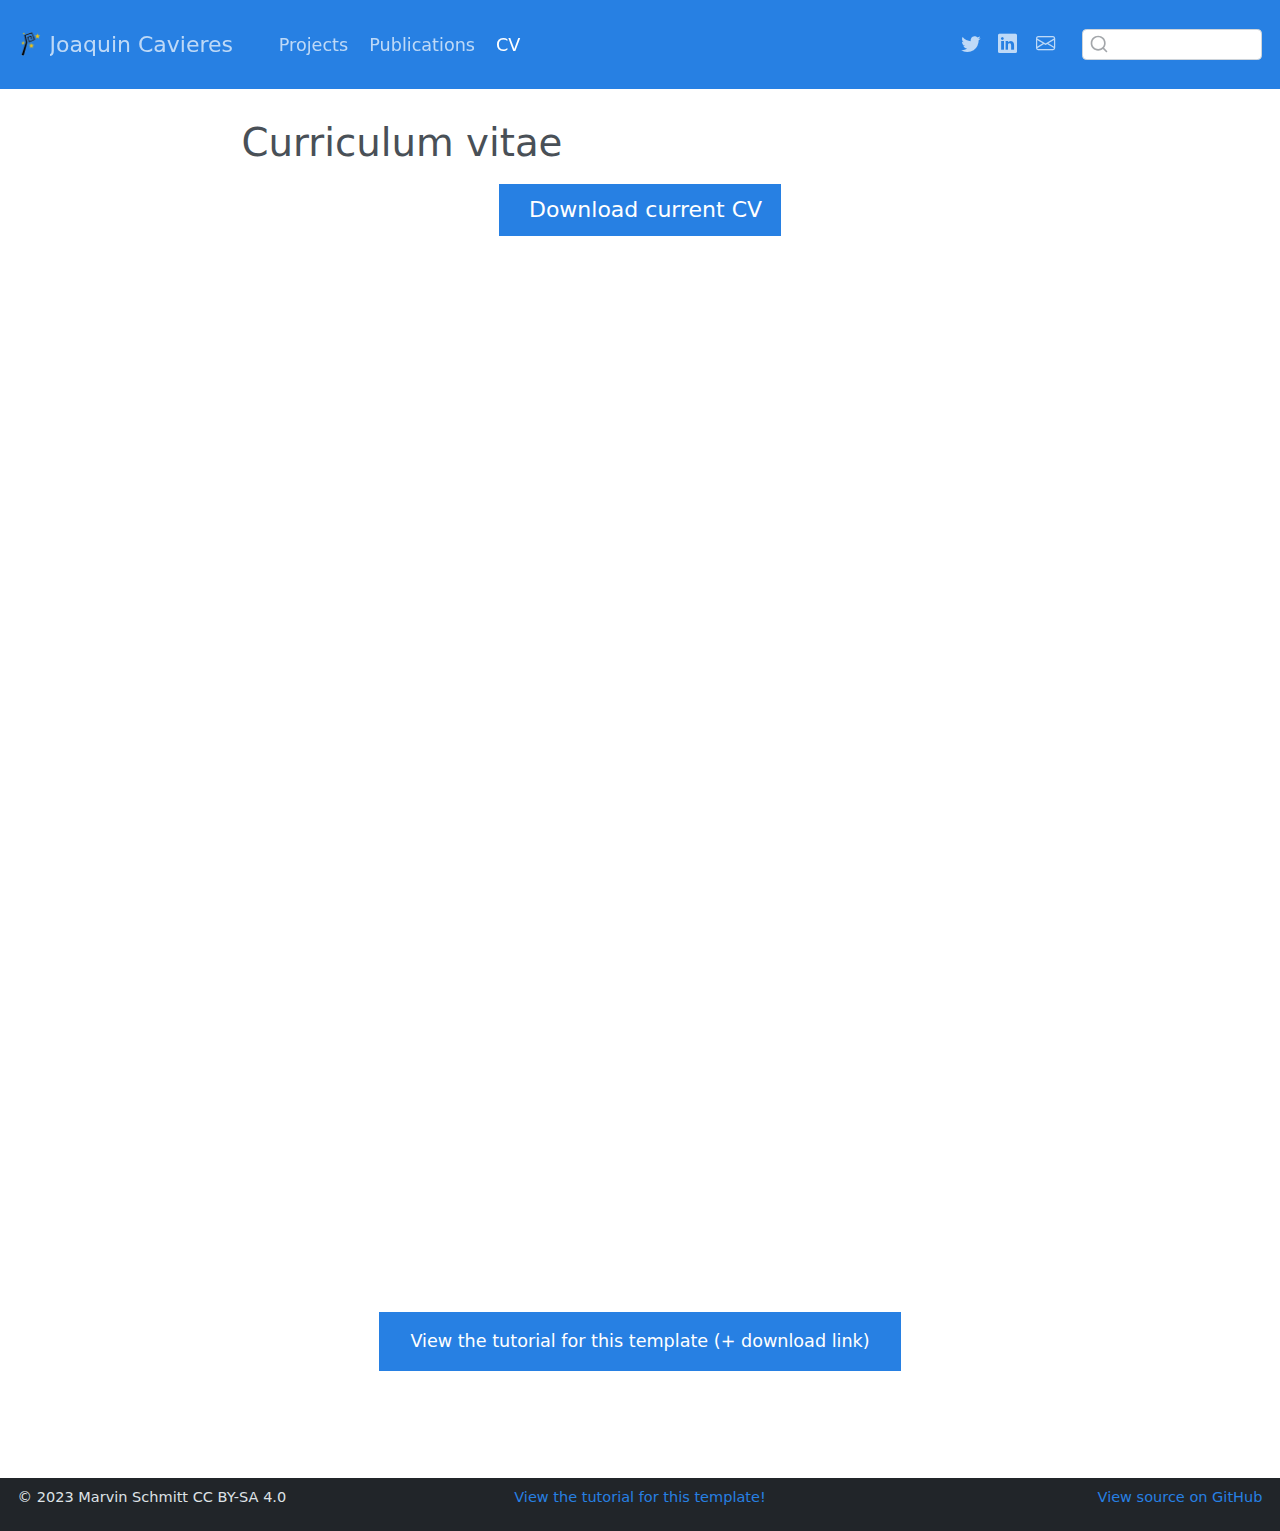
<file: quarto-website-template-main/docs/cv/index.html>
<!DOCTYPE html>
<html xmlns="http://www.w3.org/1999/xhtml" lang="en" xml:lang="en"><head>
<meta http-equiv="Content-Type" content="text/html; charset=UTF-8">
<meta charset="utf-8">
<meta name="generator" content="quarto-1.1.189">
<meta name="viewport" content="width=device-width, initial-scale=1.0, user-scalable=yes">
<title>Joaquin Cavieres - Curriculum vitae</title>
<style>
code{white-space: pre-wrap;}
span.smallcaps{font-variant: small-caps;}
div.columns{display: flex; gap: min(4vw, 1.5em);}
div.column{flex: auto; overflow-x: auto;}
div.hanging-indent{margin-left: 1.5em; text-indent: -1.5em;}
ul.task-list{list-style: none;}
ul.task-list li input[type="checkbox"] {
  width: 0.8em;
  margin: 0 0.8em 0.2em -1.6em;
  vertical-align: middle;
}
</style>

<script src="../site_libs/quarto-nav/quarto-nav.js"></script>
<script src="../site_libs/clipboard/clipboard.min.js"></script>
<script src="../site_libs/quarto-search/autocomplete.umd.js"></script>
<script src="../site_libs/quarto-search/fuse.min.js"></script>
<script src="../site_libs/quarto-search/quarto-search.js"></script>
<meta name="quarto:offset" content="../">
<link href="../img/favicon.png" rel="icon" type="image/png">
<script src="../site_libs/quarto-html/quarto.js"></script>
<script src="../site_libs/quarto-html/popper.min.js"></script>
<script src="../site_libs/quarto-html/tippy.umd.min.js"></script>
<script src="../site_libs/quarto-html/anchor.min.js"></script>
<link href="../site_libs/quarto-html/tippy.css" rel="stylesheet">
<link href="../site_libs/quarto-html/quarto-syntax-highlighting.css" rel="stylesheet" id="quarto-text-highlighting-styles">
<script src="../site_libs/bootstrap/bootstrap.min.js"></script>
<link href="../site_libs/bootstrap/bootstrap-icons.css" rel="stylesheet">
<link href="../site_libs/bootstrap/bootstrap.min.css" rel="stylesheet" id="quarto-bootstrap" data-mode="light"><script id="quarto-search-options" type="application/json">{
  "location": "navbar",
  "copy-button": false,
  "collapse-after": 3,
  "panel-placement": "end",
  "type": "textbox",
  "limit": 20,
  "language": {
    "search-no-results-text": "No results",
    "search-matching-documents-text": "matching documents",
    "search-copy-link-title": "Copy link to search",
    "search-hide-matches-text": "Hide additional matches",
    "search-more-match-text": "more match in this document",
    "search-more-matches-text": "more matches in this document",
    "search-clear-button-title": "Clear",
    "search-detached-cancel-button-title": "Cancel",
    "search-submit-button-title": "Submit"
  }
}</script>
</head>
<body class="nav-fixed fullcontent">

<div id="quarto-search-results"></div>
  <header id="quarto-header" class="headroom fixed-top"><nav class="navbar navbar-expand-lg navbar-dark "><div class="navbar-container container-fluid">
      <div class="navbar-brand-container">
    <a href="../index.html" class="navbar-brand navbar-brand-logo">
    <img src="../img/logo.png" alt="" class="navbar-logo"></a>
    <a class="navbar-brand" href="../index.html">
    <span class="navbar-title">Joaquin Cavieres</span>
    </a>
  </div>
          <button class="navbar-toggler" type="button" data-bs-toggle="collapse" data-bs-target="#navbarCollapse" aria-controls="navbarCollapse" aria-expanded="false" aria-label="Toggle navigation" onclick="if (window.quartoToggleHeadroom) { window.quartoToggleHeadroom(); }">
  <span class="navbar-toggler-icon"></span>
</button>
          <div class="collapse navbar-collapse" id="navbarCollapse">
            <ul class="navbar-nav navbar-nav-scroll me-auto">
<li class="nav-item">
    <a class="nav-link" href="../projects/index.html">Projects</a>
  </li>  
  <li class="nav-item">
    <a class="nav-link" href="../publications/index.html">Publications</a>
  </li>  
  <li class="nav-item">
    <a class="nav-link active" href="../cv/index.html" aria-current="page">CV</a>
  </li>  
</ul>
<ul class="navbar-nav navbar-nav-scroll ms-auto">
<li class="nav-item compact">
    <a class="nav-link" href="https://twitter.com/jcavieresg"><i class="bi bi-twitter" role="img">
</i> 
 </a>
  </li>  
  <li class="nav-item compact">
    <a class="nav-link" href="https://www.linkedin.com/in/joaquincavieres/"><i class="bi bi-linkedin" role="img">
</i> 
 </a>
  </li>  
  <li class="nav-item compact">
    <a class="nav-link" href="mailto:j.cavieres.g@gmail.com;%20joaquin.cavieres@uni-bayreuth.de"><i class="bi bi-envelope" role="img" aria-label="email">
</i> 
 </a>
  </li>  
</ul>
<div id="quarto-search" class="" title="Search"></div>
          </div> <!-- /navcollapse -->
      </div> <!-- /container-fluid -->
    </nav></header><!-- content --><div id="quarto-content" class="quarto-container page-columns page-rows-contents page-layout-article page-navbar">
<!-- sidebar -->
<!-- margin-sidebar -->
    
<!-- main -->
<main class="content" id="quarto-document-content"><header id="title-block-header" class="quarto-title-block default"><div class="quarto-title">
<h1 class="title">Curriculum vitae</h1>
</div>



<div class="quarto-title-meta">

    
    
  </div>
  

</header><div class="cell">
<style type="text/css">
.embed-container {
    position: relative;
    padding-bottom: 129%;
    height: 0;
    overflow: hidden;
    max-width: 100%;
}
.embed-container iframe,
.embed-container object,
.embed-container embed {
    position: absolute;
    top: 0;
    left: 0;
    width: 100%;
    height: 100%;
}
</style>
</div>
<p class="text-center">
  <a class="btn btn-primary btn-lg cv-download" href="cv.pdf" target="_blank">
    <i class="fa-solid fa-file-arrow-down"></i> Download current CV
  </a>
</p>
<div class="embed-container">
  <iframe src="cv.pdf" style="border: 0.5px"></iframe>
</div>
<div style="margin: 30px; text-align: center;">
<a class="btn btn-primary" href="https://www.marvinschmitt.com/blog/website-tutorial-quarto/" role="button" target="_blank" style="padding: 15px 30px;">View the tutorial for this template (+ download link)</a>
</div>



</main><!-- /main --><script id="quarto-html-after-body" type="application/javascript">
window.document.addEventListener("DOMContentLoaded", function (event) {
  const toggleBodyColorMode = (bsSheetEl) => {
    const mode = bsSheetEl.getAttribute("data-mode");
    const bodyEl = window.document.querySelector("body");
    if (mode === "dark") {
      bodyEl.classList.add("quarto-dark");
      bodyEl.classList.remove("quarto-light");
    } else {
      bodyEl.classList.add("quarto-light");
      bodyEl.classList.remove("quarto-dark");
    }
  }
  const toggleBodyColorPrimary = () => {
    const bsSheetEl = window.document.querySelector("link#quarto-bootstrap");
    if (bsSheetEl) {
      toggleBodyColorMode(bsSheetEl);
    }
  }
  toggleBodyColorPrimary();  
  const icon = "";
  const anchorJS = new window.AnchorJS();
  anchorJS.options = {
    placement: 'right',
    icon: icon
  };
  anchorJS.add('.anchored');
  const clipboard = new window.ClipboardJS('.code-copy-button', {
    target: function(trigger) {
      return trigger.previousElementSibling;
    }
  });
  clipboard.on('success', function(e) {
    // button target
    const button = e.trigger;
    // don't keep focus
    button.blur();
    // flash "checked"
    button.classList.add('code-copy-button-checked');
    var currentTitle = button.getAttribute("title");
    button.setAttribute("title", "Copied!");
    setTimeout(function() {
      button.setAttribute("title", currentTitle);
      button.classList.remove('code-copy-button-checked');
    }, 1000);
    // clear code selection
    e.clearSelection();
  });
  function tippyHover(el, contentFn) {
    const config = {
      allowHTML: true,
      content: contentFn,
      maxWidth: 500,
      delay: 100,
      arrow: false,
      appendTo: function(el) {
          return el.parentElement;
      },
      interactive: true,
      interactiveBorder: 10,
      theme: 'quarto',
      placement: 'bottom-start'
    };
    window.tippy(el, config); 
  }
  const noterefs = window.document.querySelectorAll('a[role="doc-noteref"]');
  for (var i=0; i<noterefs.length; i++) {
    const ref = noterefs[i];
    tippyHover(ref, function() {
      // use id or data attribute instead here
      let href = ref.getAttribute('data-footnote-href') || ref.getAttribute('href');
      try { href = new URL(href).hash; } catch {}
      const id = href.replace(/^#\/?/, "");
      const note = window.document.getElementById(id);
      return note.innerHTML;
    });
  }
  var bibliorefs = window.document.querySelectorAll('a[role="doc-biblioref"]');
  for (var i=0; i<bibliorefs.length; i++) {
    const ref = bibliorefs[i];
    const cites = ref.parentNode.getAttribute('data-cites').split(' ');
    tippyHover(ref, function() {
      var popup = window.document.createElement('div');
      cites.forEach(function(cite) {
        var citeDiv = window.document.createElement('div');
        citeDiv.classList.add('hanging-indent');
        citeDiv.classList.add('csl-entry');
        var biblioDiv = window.document.getElementById('ref-' + cite);
        if (biblioDiv) {
          citeDiv.innerHTML = biblioDiv.innerHTML;
        }
        popup.appendChild(citeDiv);
      });
      return popup.innerHTML;
    });
  }
});
</script>
</div> <!-- /content -->
<footer class="footer"><div class="nav-footer">
    <div class="nav-footer-left"><span class="faux-block">© 2023 Marvin Schmitt CC BY-SA 4.0</span></div>   
      <div class="nav-footer-center"><span class="faux-block"><a href="https://www.marvinschmitt.com/blog/website-tutorial-quarto/">View the tutorial for this template!</a></span></div>
    <div class="nav-footer-right"><span class="faux-block"><a href="https://github.com/marvinschmitt/quarto-website-template/">View source on GitHub</a></span></div>
  </div>
</footer>


</body></html>
</file>
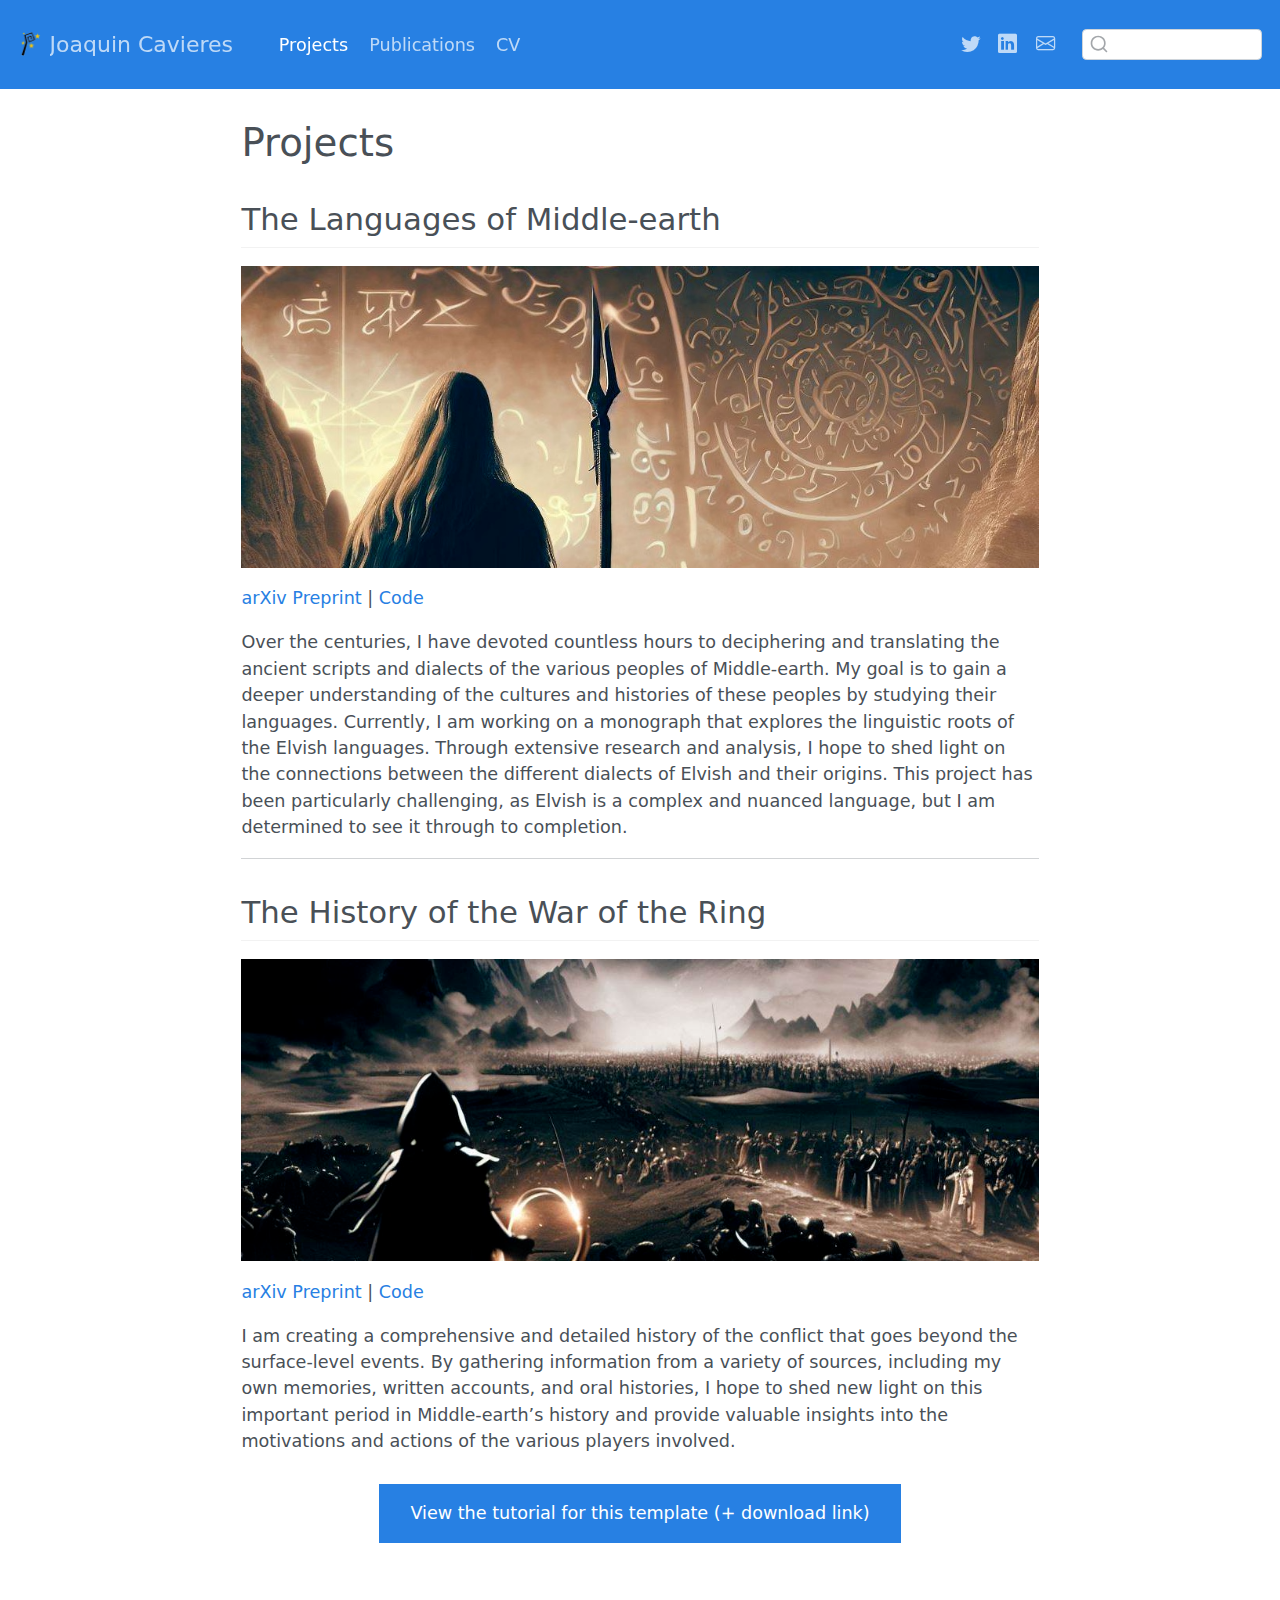
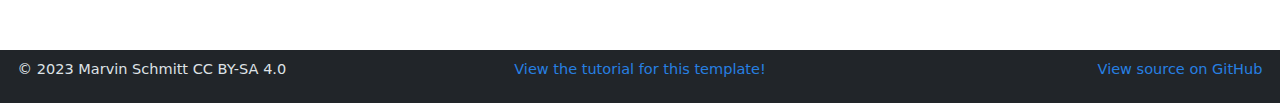
<file: quarto-website-template-main/docs/projects/index.html>
<!DOCTYPE html>
<html xmlns="http://www.w3.org/1999/xhtml" lang="en" xml:lang="en"><head>

<meta charset="utf-8">
<meta name="generator" content="quarto-1.1.189">

<meta name="viewport" content="width=device-width, initial-scale=1.0, user-scalable=yes">


<title>Joaquin Cavieres - Projects</title>
<style>
code{white-space: pre-wrap;}
span.smallcaps{font-variant: small-caps;}
div.columns{display: flex; gap: min(4vw, 1.5em);}
div.column{flex: auto; overflow-x: auto;}
div.hanging-indent{margin-left: 1.5em; text-indent: -1.5em;}
ul.task-list{list-style: none;}
ul.task-list li input[type="checkbox"] {
  width: 0.8em;
  margin: 0 0.8em 0.2em -1.6em;
  vertical-align: middle;
}
</style>


<script src="../site_libs/quarto-nav/quarto-nav.js"></script>
<script src="../site_libs/clipboard/clipboard.min.js"></script>
<script src="../site_libs/quarto-search/autocomplete.umd.js"></script>
<script src="../site_libs/quarto-search/fuse.min.js"></script>
<script src="../site_libs/quarto-search/quarto-search.js"></script>
<meta name="quarto:offset" content="../">
<link href="../img/favicon.png" rel="icon" type="image/png">
<script src="../site_libs/quarto-html/quarto.js"></script>
<script src="../site_libs/quarto-html/popper.min.js"></script>
<script src="../site_libs/quarto-html/tippy.umd.min.js"></script>
<script src="../site_libs/quarto-html/anchor.min.js"></script>
<link href="../site_libs/quarto-html/tippy.css" rel="stylesheet">
<link href="../site_libs/quarto-html/quarto-syntax-highlighting.css" rel="stylesheet" id="quarto-text-highlighting-styles">
<script src="../site_libs/bootstrap/bootstrap.min.js"></script>
<link href="../site_libs/bootstrap/bootstrap-icons.css" rel="stylesheet">
<link href="../site_libs/bootstrap/bootstrap.min.css" rel="stylesheet" id="quarto-bootstrap" data-mode="light">
<script id="quarto-search-options" type="application/json">{
  "location": "navbar",
  "copy-button": false,
  "collapse-after": 3,
  "panel-placement": "end",
  "type": "textbox",
  "limit": 20,
  "language": {
    "search-no-results-text": "No results",
    "search-matching-documents-text": "matching documents",
    "search-copy-link-title": "Copy link to search",
    "search-hide-matches-text": "Hide additional matches",
    "search-more-match-text": "more match in this document",
    "search-more-matches-text": "more matches in this document",
    "search-clear-button-title": "Clear",
    "search-detached-cancel-button-title": "Cancel",
    "search-submit-button-title": "Submit"
  }
}</script>


</head>

<body class="nav-fixed fullcontent">

<div id="quarto-search-results"></div>
  <header id="quarto-header" class="headroom fixed-top">
    <nav class="navbar navbar-expand-lg navbar-dark ">
      <div class="navbar-container container-fluid">
      <div class="navbar-brand-container">
    <a href="../index.html" class="navbar-brand navbar-brand-logo">
    <img src="../img/logo.png" alt="" class="navbar-logo">
    </a>
    <a class="navbar-brand" href="../index.html">
    <span class="navbar-title">Joaquin Cavieres</span>
    </a>
  </div>
          <button class="navbar-toggler" type="button" data-bs-toggle="collapse" data-bs-target="#navbarCollapse" aria-controls="navbarCollapse" aria-expanded="false" aria-label="Toggle navigation" onclick="if (window.quartoToggleHeadroom) { window.quartoToggleHeadroom(); }">
  <span class="navbar-toggler-icon"></span>
</button>
          <div class="collapse navbar-collapse" id="navbarCollapse">
            <ul class="navbar-nav navbar-nav-scroll me-auto">
  <li class="nav-item">
    <a class="nav-link active" href="../projects/index.html" aria-current="page">Projects</a>
  </li>  
  <li class="nav-item">
    <a class="nav-link" href="../publications/index.html">Publications</a>
  </li>  
  <li class="nav-item">
    <a class="nav-link" href="../cv/index.html">CV</a>
  </li>  
</ul>
            <ul class="navbar-nav navbar-nav-scroll ms-auto">
  <li class="nav-item compact">
    <a class="nav-link" href="https://twitter.com/jcavieresg"><i class="bi bi-twitter" role="img">
</i> 
 </a>
  </li>  
  <li class="nav-item compact">
    <a class="nav-link" href="https://www.linkedin.com/in/joaquincavieres/"><i class="bi bi-linkedin" role="img">
</i> 
 </a>
  </li>  
  <li class="nav-item compact">
    <a class="nav-link" href="mailto:j.cavieres.g@gmail.com; joaquin.cavieres@uni-bayreuth.de"><i class="bi bi-envelope" role="img" aria-label="email">
</i> 
 </a>
  </li>  
</ul>
              <div id="quarto-search" class="" title="Search"></div>
          </div> <!-- /navcollapse -->
      </div> <!-- /container-fluid -->
    </nav>
</header>
<!-- content -->
<div id="quarto-content" class="quarto-container page-columns page-rows-contents page-layout-article page-navbar">
<!-- sidebar -->
<!-- margin-sidebar -->
    
<!-- main -->
<main class="content" id="quarto-document-content">

<header id="title-block-header" class="quarto-title-block default">
<div class="quarto-title">
<h1 class="title">Projects</h1>
</div>



<div class="quarto-title-meta">

    
    
  </div>
  

</header>

<section id="the-languages-of-middle-earth" class="level2">
<h2 class="anchored" data-anchor-id="the-languages-of-middle-earth">The Languages of Middle-earth</h2>
<p><img src="project_1_banner.png" style="height: 100%; width: 100%; object-fit: contain" onclick="window.open('https://arxiv.org/abs/2210.07278', 'blank');"></p>
<p><a href="https://arxiv.org/abs/2210.07278" target="_blank">arXiv Preprint</a> | <a href="https://github.com/marvinschmitt/MetaUncertaintyPaper" target="_blank">Code</a><br></p>
<p>Over the centuries, I have devoted countless hours to deciphering and translating the ancient scripts and dialects of the various peoples of Middle-earth. My goal is to gain a deeper understanding of the cultures and histories of these peoples by studying their languages. Currently, I am working on a monograph that explores the linguistic roots of the Elvish languages. Through extensive research and analysis, I hope to shed light on the connections between the different dialects of Elvish and their origins. This project has been particularly challenging, as Elvish is a complex and nuanced language, but I am determined to see it through to completion.</p>
<hr>
</section>
<section id="the-history-of-the-war-of-the-ring" class="level2">
<h2 class="anchored" data-anchor-id="the-history-of-the-war-of-the-ring">The History of the War of the Ring</h2>
<p><img src="project_2_banner.png" style="height: 100%; width: 100%; object-fit: contain" onclick="window.open('https://arxiv.org/abs/2112.08866', 'blank');"></p>
<p><a href="https://arxiv.org/abs/2112.08866" target="_blank">arXiv Preprint</a> | <a href="https://github.com/marvinschmitt/ModelMisspecificationBF" target="_blank">Code</a><br></p>
<p>I am creating a comprehensive and detailed history of the conflict that goes beyond the surface-level events. By gathering information from a variety of sources, including my own memories, written accounts, and oral histories, I hope to shed new light on this important period in Middle-earth’s history and provide valuable insights into the motivations and actions of the various players involved.</p>
<div style="margin: 30px; text-align: center;">
<a class="btn btn-primary" href="https://www.marvinschmitt.com/blog/website-tutorial-quarto/" role="button" target="_blank" style="padding: 15px 30px;">View the tutorial for this template (+ download link)</a>
</div>


</section>

</main> <!-- /main -->
<script id="quarto-html-after-body" type="application/javascript">
window.document.addEventListener("DOMContentLoaded", function (event) {
  const toggleBodyColorMode = (bsSheetEl) => {
    const mode = bsSheetEl.getAttribute("data-mode");
    const bodyEl = window.document.querySelector("body");
    if (mode === "dark") {
      bodyEl.classList.add("quarto-dark");
      bodyEl.classList.remove("quarto-light");
    } else {
      bodyEl.classList.add("quarto-light");
      bodyEl.classList.remove("quarto-dark");
    }
  }
  const toggleBodyColorPrimary = () => {
    const bsSheetEl = window.document.querySelector("link#quarto-bootstrap");
    if (bsSheetEl) {
      toggleBodyColorMode(bsSheetEl);
    }
  }
  toggleBodyColorPrimary();  
  const icon = "";
  const anchorJS = new window.AnchorJS();
  anchorJS.options = {
    placement: 'right',
    icon: icon
  };
  anchorJS.add('.anchored');
  const clipboard = new window.ClipboardJS('.code-copy-button', {
    target: function(trigger) {
      return trigger.previousElementSibling;
    }
  });
  clipboard.on('success', function(e) {
    // button target
    const button = e.trigger;
    // don't keep focus
    button.blur();
    // flash "checked"
    button.classList.add('code-copy-button-checked');
    var currentTitle = button.getAttribute("title");
    button.setAttribute("title", "Copied!");
    setTimeout(function() {
      button.setAttribute("title", currentTitle);
      button.classList.remove('code-copy-button-checked');
    }, 1000);
    // clear code selection
    e.clearSelection();
  });
  function tippyHover(el, contentFn) {
    const config = {
      allowHTML: true,
      content: contentFn,
      maxWidth: 500,
      delay: 100,
      arrow: false,
      appendTo: function(el) {
          return el.parentElement;
      },
      interactive: true,
      interactiveBorder: 10,
      theme: 'quarto',
      placement: 'bottom-start'
    };
    window.tippy(el, config); 
  }
  const noterefs = window.document.querySelectorAll('a[role="doc-noteref"]');
  for (var i=0; i<noterefs.length; i++) {
    const ref = noterefs[i];
    tippyHover(ref, function() {
      // use id or data attribute instead here
      let href = ref.getAttribute('data-footnote-href') || ref.getAttribute('href');
      try { href = new URL(href).hash; } catch {}
      const id = href.replace(/^#\/?/, "");
      const note = window.document.getElementById(id);
      return note.innerHTML;
    });
  }
  var bibliorefs = window.document.querySelectorAll('a[role="doc-biblioref"]');
  for (var i=0; i<bibliorefs.length; i++) {
    const ref = bibliorefs[i];
    const cites = ref.parentNode.getAttribute('data-cites').split(' ');
    tippyHover(ref, function() {
      var popup = window.document.createElement('div');
      cites.forEach(function(cite) {
        var citeDiv = window.document.createElement('div');
        citeDiv.classList.add('hanging-indent');
        citeDiv.classList.add('csl-entry');
        var biblioDiv = window.document.getElementById('ref-' + cite);
        if (biblioDiv) {
          citeDiv.innerHTML = biblioDiv.innerHTML;
        }
        popup.appendChild(citeDiv);
      });
      return popup.innerHTML;
    });
  }
});
</script>
</div> <!-- /content -->
<footer class="footer">
  <div class="nav-footer">
    <div class="nav-footer-left"><span class="faux-block">© 2023 Marvin Schmitt CC BY-SA 4.0</span></div>   
      <div class="nav-footer-center"><span class="faux-block"><a href="https://www.marvinschmitt.com/blog/website-tutorial-quarto/">View the tutorial for this template!</a></span></div>
    <div class="nav-footer-right"><span class="faux-block"><a href="https://github.com/marvinschmitt/quarto-website-template/">View source on GitHub</a></span></div>
  </div>
</footer>



</body></html>
</file>
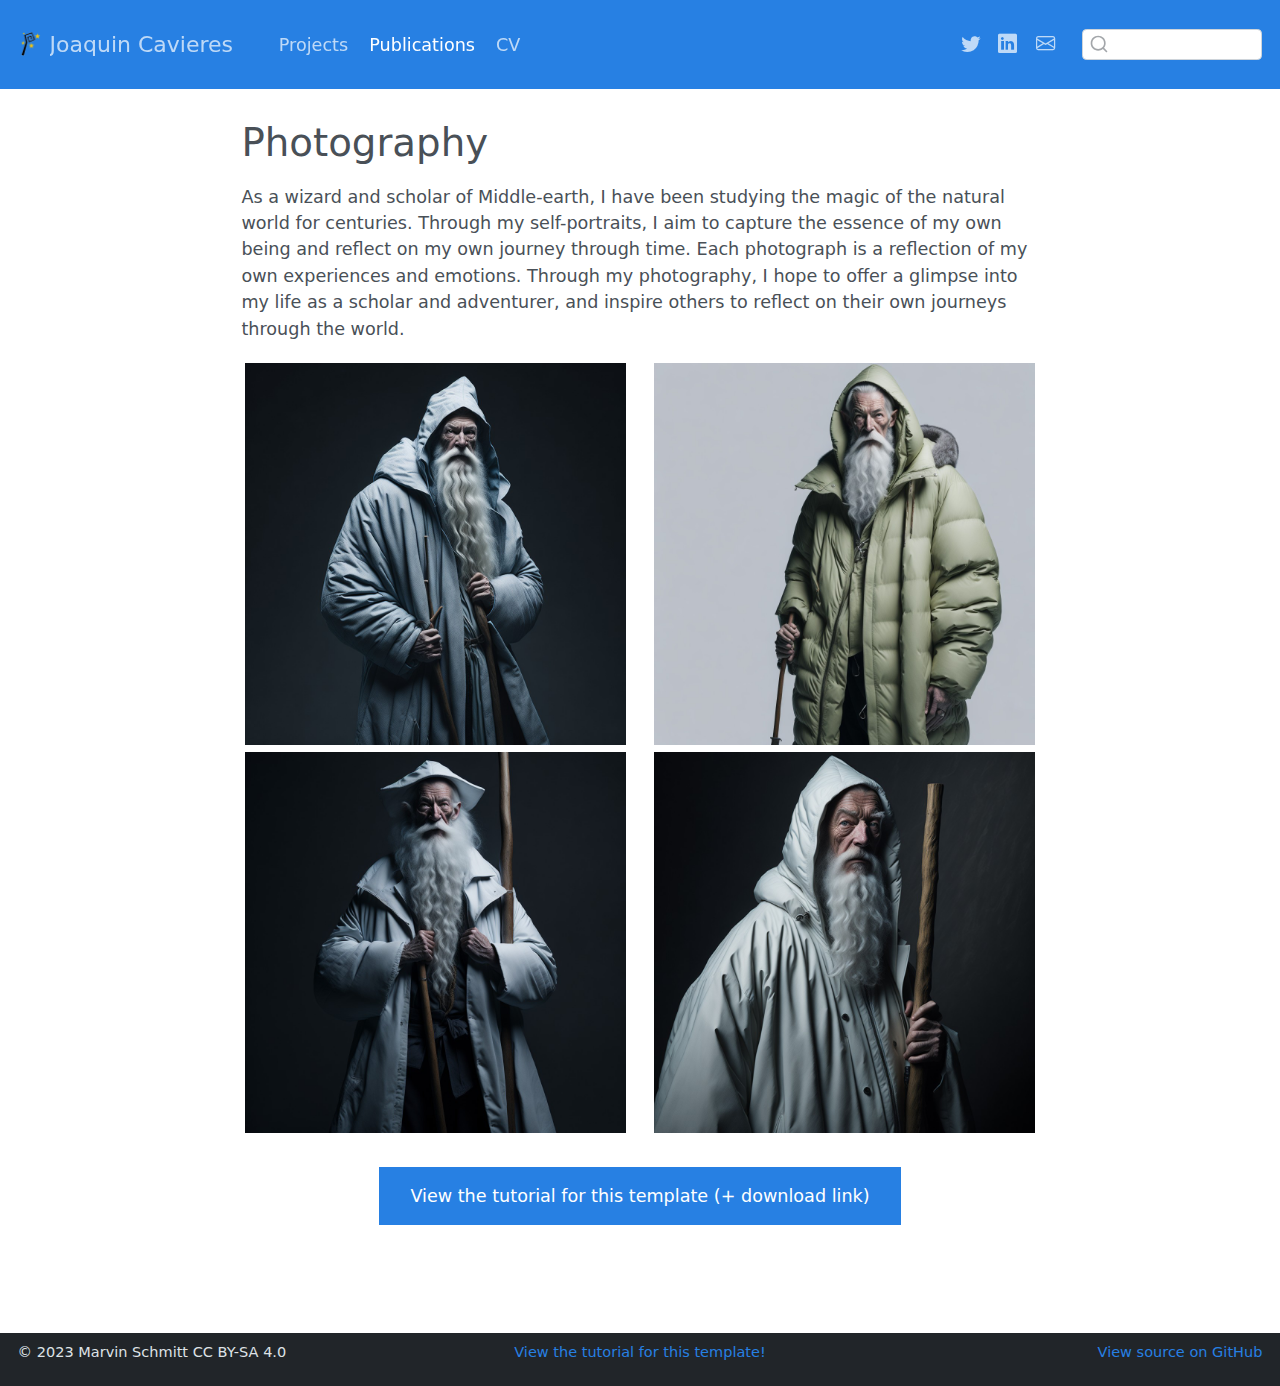
<file: quarto-website-template-main/docs/publications/index.html>
<!DOCTYPE html>
<html xmlns="http://www.w3.org/1999/xhtml" lang="en" xml:lang="en"><head>

<meta charset="utf-8">
<meta name="generator" content="quarto-1.1.189">

<meta name="viewport" content="width=device-width, initial-scale=1.0, user-scalable=yes">


<title>Joaquin Cavieres - Photography</title>
<style>
code{white-space: pre-wrap;}
span.smallcaps{font-variant: small-caps;}
div.columns{display: flex; gap: min(4vw, 1.5em);}
div.column{flex: auto; overflow-x: auto;}
div.hanging-indent{margin-left: 1.5em; text-indent: -1.5em;}
ul.task-list{list-style: none;}
ul.task-list li input[type="checkbox"] {
  width: 0.8em;
  margin: 0 0.8em 0.2em -1.6em;
  vertical-align: middle;
}
</style>


<script src="../site_libs/quarto-nav/quarto-nav.js"></script>
<script src="../site_libs/clipboard/clipboard.min.js"></script>
<script src="../site_libs/quarto-search/autocomplete.umd.js"></script>
<script src="../site_libs/quarto-search/fuse.min.js"></script>
<script src="../site_libs/quarto-search/quarto-search.js"></script>
<meta name="quarto:offset" content="../">
<link href="../img/favicon.png" rel="icon" type="image/png">
<script src="../site_libs/quarto-html/quarto.js"></script>
<script src="../site_libs/quarto-html/popper.min.js"></script>
<script src="../site_libs/quarto-html/tippy.umd.min.js"></script>
<script src="../site_libs/quarto-html/anchor.min.js"></script>
<link href="../site_libs/quarto-html/tippy.css" rel="stylesheet">
<link href="../site_libs/quarto-html/quarto-syntax-highlighting.css" rel="stylesheet" id="quarto-text-highlighting-styles">
<script src="../site_libs/bootstrap/bootstrap.min.js"></script>
<link href="../site_libs/bootstrap/bootstrap-icons.css" rel="stylesheet">
<link href="../site_libs/bootstrap/bootstrap.min.css" rel="stylesheet" id="quarto-bootstrap" data-mode="light">
<script id="quarto-search-options" type="application/json">{
  "location": "navbar",
  "copy-button": false,
  "collapse-after": 3,
  "panel-placement": "end",
  "type": "textbox",
  "limit": 20,
  "language": {
    "search-no-results-text": "No results",
    "search-matching-documents-text": "matching documents",
    "search-copy-link-title": "Copy link to search",
    "search-hide-matches-text": "Hide additional matches",
    "search-more-match-text": "more match in this document",
    "search-more-matches-text": "more matches in this document",
    "search-clear-button-title": "Clear",
    "search-detached-cancel-button-title": "Cancel",
    "search-submit-button-title": "Submit"
  }
}</script>


</head>

<body class="nav-fixed fullcontent">

<div id="quarto-search-results"></div>
  <header id="quarto-header" class="headroom fixed-top">
    <nav class="navbar navbar-expand-lg navbar-dark ">
      <div class="navbar-container container-fluid">
      <div class="navbar-brand-container">
    <a href="../index.html" class="navbar-brand navbar-brand-logo">
    <img src="../img/logo.png" alt="" class="navbar-logo">
    </a>
    <a class="navbar-brand" href="../index.html">
    <span class="navbar-title">Joaquin Cavieres</span>
    </a>
  </div>
          <button class="navbar-toggler" type="button" data-bs-toggle="collapse" data-bs-target="#navbarCollapse" aria-controls="navbarCollapse" aria-expanded="false" aria-label="Toggle navigation" onclick="if (window.quartoToggleHeadroom) { window.quartoToggleHeadroom(); }">
  <span class="navbar-toggler-icon"></span>
</button>
          <div class="collapse navbar-collapse" id="navbarCollapse">
            <ul class="navbar-nav navbar-nav-scroll me-auto">
  <li class="nav-item">
    <a class="nav-link" href="../projects/index.html">Projects</a>
  </li>  
  <li class="nav-item">
    <a class="nav-link active" href="../publications/index.html" aria-current="page">Publications</a>
  </li>  
  <li class="nav-item">
    <a class="nav-link" href="../cv/index.html">CV</a>
  </li>  
</ul>
            <ul class="navbar-nav navbar-nav-scroll ms-auto">
  <li class="nav-item compact">
    <a class="nav-link" href="https://twitter.com/jcavieresg"><i class="bi bi-twitter" role="img">
</i> 
 </a>
  </li>  
  <li class="nav-item compact">
    <a class="nav-link" href="https://www.linkedin.com/in/joaquincavieres/"><i class="bi bi-linkedin" role="img">
</i> 
 </a>
  </li>  
  <li class="nav-item compact">
    <a class="nav-link" href="mailto:j.cavieres.g@gmail.com; joaquin.cavieres@uni-bayreuth.de"><i class="bi bi-envelope" role="img" aria-label="email">
</i> 
 </a>
  </li>  
</ul>
              <div id="quarto-search" class="" title="Search"></div>
          </div> <!-- /navcollapse -->
      </div> <!-- /container-fluid -->
    </nav>
</header>
<!-- content -->
<div id="quarto-content" class="quarto-container page-columns page-rows-contents page-layout-article page-navbar">
<!-- sidebar -->
<!-- margin-sidebar -->
    
<!-- main -->
<main class="content" id="quarto-document-content">

<header id="title-block-header" class="quarto-title-block default">
<div class="quarto-title">
<h1 class="title">Photography</h1>
</div>



<div class="quarto-title-meta">

    
    
  </div>
  

</header>

<p>As a wizard and scholar of Middle-earth, I have been studying the magic of the natural world for centuries. Through my self-portraits, I aim to capture the essence of my own being and reflect on my own journey through time. Each photograph is a reflection of my own experiences and emotions. Through my photography, I hope to offer a glimpse into my life as a scholar and adventurer, and inspire others to reflect on their own journeys through the world.</p>
<div class="quarto-layout-panel">
<div class="quarto-layout-row quarto-layout-valign-top">
<div class="quarto-layout-cell" style="flex-basis: 50.0%;justify-content: center;">
<p><img src="gandalf_image_1.jpg" class="img-fluid"></p>
</div>
<div class="quarto-layout-cell" style="flex-basis: 50.0%;justify-content: center;">
<p><img src="gandalf_image_2.jpg" class="img-fluid"></p>
</div>
</div>
<div class="quarto-layout-row quarto-layout-valign-top">
<div class="quarto-layout-cell" style="flex-basis: 50.0%;justify-content: center;">
<p><img src="gandalf_image_3.jpg" class="img-fluid"></p>
</div>
<div class="quarto-layout-cell" style="flex-basis: 50.0%;justify-content: center;">
<p><img src="gandalf_image_4.jpg" class="img-fluid"></p>
</div>
</div>
</div>
<div style="margin: 30px; text-align: center;">
<a class="btn btn-primary" href="https://www.marvinschmitt.com/blog/website-tutorial-quarto/" role="button" target="_blank" style="padding: 15px 30px;">View the tutorial for this template (+ download link)</a>
</div>



</main> <!-- /main -->
<script id="quarto-html-after-body" type="application/javascript">
window.document.addEventListener("DOMContentLoaded", function (event) {
  const toggleBodyColorMode = (bsSheetEl) => {
    const mode = bsSheetEl.getAttribute("data-mode");
    const bodyEl = window.document.querySelector("body");
    if (mode === "dark") {
      bodyEl.classList.add("quarto-dark");
      bodyEl.classList.remove("quarto-light");
    } else {
      bodyEl.classList.add("quarto-light");
      bodyEl.classList.remove("quarto-dark");
    }
  }
  const toggleBodyColorPrimary = () => {
    const bsSheetEl = window.document.querySelector("link#quarto-bootstrap");
    if (bsSheetEl) {
      toggleBodyColorMode(bsSheetEl);
    }
  }
  toggleBodyColorPrimary();  
  const icon = "";
  const anchorJS = new window.AnchorJS();
  anchorJS.options = {
    placement: 'right',
    icon: icon
  };
  anchorJS.add('.anchored');
  const clipboard = new window.ClipboardJS('.code-copy-button', {
    target: function(trigger) {
      return trigger.previousElementSibling;
    }
  });
  clipboard.on('success', function(e) {
    // button target
    const button = e.trigger;
    // don't keep focus
    button.blur();
    // flash "checked"
    button.classList.add('code-copy-button-checked');
    var currentTitle = button.getAttribute("title");
    button.setAttribute("title", "Copied!");
    setTimeout(function() {
      button.setAttribute("title", currentTitle);
      button.classList.remove('code-copy-button-checked');
    }, 1000);
    // clear code selection
    e.clearSelection();
  });
  function tippyHover(el, contentFn) {
    const config = {
      allowHTML: true,
      content: contentFn,
      maxWidth: 500,
      delay: 100,
      arrow: false,
      appendTo: function(el) {
          return el.parentElement;
      },
      interactive: true,
      interactiveBorder: 10,
      theme: 'quarto',
      placement: 'bottom-start'
    };
    window.tippy(el, config); 
  }
  const noterefs = window.document.querySelectorAll('a[role="doc-noteref"]');
  for (var i=0; i<noterefs.length; i++) {
    const ref = noterefs[i];
    tippyHover(ref, function() {
      // use id or data attribute instead here
      let href = ref.getAttribute('data-footnote-href') || ref.getAttribute('href');
      try { href = new URL(href).hash; } catch {}
      const id = href.replace(/^#\/?/, "");
      const note = window.document.getElementById(id);
      return note.innerHTML;
    });
  }
  var bibliorefs = window.document.querySelectorAll('a[role="doc-biblioref"]');
  for (var i=0; i<bibliorefs.length; i++) {
    const ref = bibliorefs[i];
    const cites = ref.parentNode.getAttribute('data-cites').split(' ');
    tippyHover(ref, function() {
      var popup = window.document.createElement('div');
      cites.forEach(function(cite) {
        var citeDiv = window.document.createElement('div');
        citeDiv.classList.add('hanging-indent');
        citeDiv.classList.add('csl-entry');
        var biblioDiv = window.document.getElementById('ref-' + cite);
        if (biblioDiv) {
          citeDiv.innerHTML = biblioDiv.innerHTML;
        }
        popup.appendChild(citeDiv);
      });
      return popup.innerHTML;
    });
  }
});
</script>
</div> <!-- /content -->
<footer class="footer">
  <div class="nav-footer">
    <div class="nav-footer-left"><span class="faux-block">© 2023 Marvin Schmitt CC BY-SA 4.0</span></div>   
      <div class="nav-footer-center"><span class="faux-block"><a href="https://www.marvinschmitt.com/blog/website-tutorial-quarto/">View the tutorial for this template!</a></span></div>
    <div class="nav-footer-right"><span class="faux-block"><a href="https://github.com/marvinschmitt/quarto-website-template/">View source on GitHub</a></span></div>
  </div>
</footer>



</body></html>
</file>
<file: quarto-website-template-main/docs/site_libs/quarto-html/tippy.css>
.tippy-box[data-animation=fade][data-state=hidden]{opacity:0}[data-tippy-root]{max-width:calc(100vw - 10px)}.tippy-box{position:relative;background-color:#333;color:#fff;border-radius:4px;font-size:14px;line-height:1.4;white-space:normal;outline:0;transition-property:transform,visibility,opacity}.tippy-box[data-placement^=top]>.tippy-arrow{bottom:0}.tippy-box[data-placement^=top]>.tippy-arrow:before{bottom:-7px;left:0;border-width:8px 8px 0;border-top-color:initial;transform-origin:center top}.tippy-box[data-placement^=bottom]>.tippy-arrow{top:0}.tippy-box[data-placement^=bottom]>.tippy-arrow:before{top:-7px;left:0;border-width:0 8px 8px;border-bottom-color:initial;transform-origin:center bottom}.tippy-box[data-placement^=left]>.tippy-arrow{right:0}.tippy-box[data-placement^=left]>.tippy-arrow:before{border-width:8px 0 8px 8px;border-left-color:initial;right:-7px;transform-origin:center left}.tippy-box[data-placement^=right]>.tippy-arrow{left:0}.tippy-box[data-placement^=right]>.tippy-arrow:before{left:-7px;border-width:8px 8px 8px 0;border-right-color:initial;transform-origin:center right}.tippy-box[data-inertia][data-state=visible]{transition-timing-function:cubic-bezier(.54,1.5,.38,1.11)}.tippy-arrow{width:16px;height:16px;color:#333}.tippy-arrow:before{content:"";position:absolute;border-color:transparent;border-style:solid}.tippy-content{position:relative;padding:5px 9px;z-index:1}
</file>
<file: quarto-website-template-main/docs/site_libs/quarto-html/quarto-syntax-highlighting.css>
/* quarto syntax highlight colors */
:root {
  --quarto-hl-ot-color: #003B4F;
  --quarto-hl-at-color: #657422;
  --quarto-hl-ss-color: #20794D;
  --quarto-hl-an-color: #5E5E5E;
  --quarto-hl-fu-color: #4758AB;
  --quarto-hl-st-color: #20794D;
  --quarto-hl-cf-color: #003B4F;
  --quarto-hl-op-color: #5E5E5E;
  --quarto-hl-er-color: #AD0000;
  --quarto-hl-bn-color: #AD0000;
  --quarto-hl-al-color: #AD0000;
  --quarto-hl-va-color: #111111;
  --quarto-hl-bu-color: inherit;
  --quarto-hl-ex-color: inherit;
  --quarto-hl-pp-color: #AD0000;
  --quarto-hl-in-color: #5E5E5E;
  --quarto-hl-vs-color: #20794D;
  --quarto-hl-wa-color: #5E5E5E;
  --quarto-hl-do-color: #5E5E5E;
  --quarto-hl-im-color: #00769E;
  --quarto-hl-ch-color: #20794D;
  --quarto-hl-dt-color: #AD0000;
  --quarto-hl-fl-color: #AD0000;
  --quarto-hl-co-color: #5E5E5E;
  --quarto-hl-cv-color: #5E5E5E;
  --quarto-hl-cn-color: #8f5902;
  --quarto-hl-sc-color: #5E5E5E;
  --quarto-hl-dv-color: #AD0000;
  --quarto-hl-kw-color: #003B4F;
}

/* other quarto variables */
:root {
  --quarto-font-monospace: SFMono-Regular, Menlo, Monaco, Consolas, "Liberation Mono", "Courier New", monospace;
}

pre > code.sourceCode > span {
  color: #003B4F;
}

code span {
  color: #003B4F;
}

code.sourceCode > span {
  color: #003B4F;
}

div.sourceCode,
div.sourceCode pre.sourceCode {
  color: #003B4F;
}

code span.ot {
  color: #003B4F;
}

code span.at {
  color: #657422;
}

code span.ss {
  color: #20794D;
}

code span.an {
  color: #5E5E5E;
}

code span.fu {
  color: #4758AB;
}

code span.st {
  color: #20794D;
}

code span.cf {
  color: #003B4F;
}

code span.op {
  color: #5E5E5E;
}

code span.er {
  color: #AD0000;
}

code span.bn {
  color: #AD0000;
}

code span.al {
  color: #AD0000;
}

code span.va {
  color: #111111;
}

code span.pp {
  color: #AD0000;
}

code span.in {
  color: #5E5E5E;
}

code span.vs {
  color: #20794D;
}

code span.wa {
  color: #5E5E5E;
  font-style: italic;
}

code span.do {
  color: #5E5E5E;
  font-style: italic;
}

code span.im {
  color: #00769E;
}

code span.ch {
  color: #20794D;
}

code span.dt {
  color: #AD0000;
}

code span.fl {
  color: #AD0000;
}

code span.co {
  color: #5E5E5E;
}

code span.cv {
  color: #5E5E5E;
  font-style: italic;
}

code span.cn {
  color: #8f5902;
}

code span.sc {
  color: #5E5E5E;
}

code span.dv {
  color: #AD0000;
}

code span.kw {
  color: #003B4F;
}

.prevent-inlining {
  content: "</";
}

/*# sourceMappingURL=debc5d5d77c3f9108843748ff7464032.css.map */
</file>
